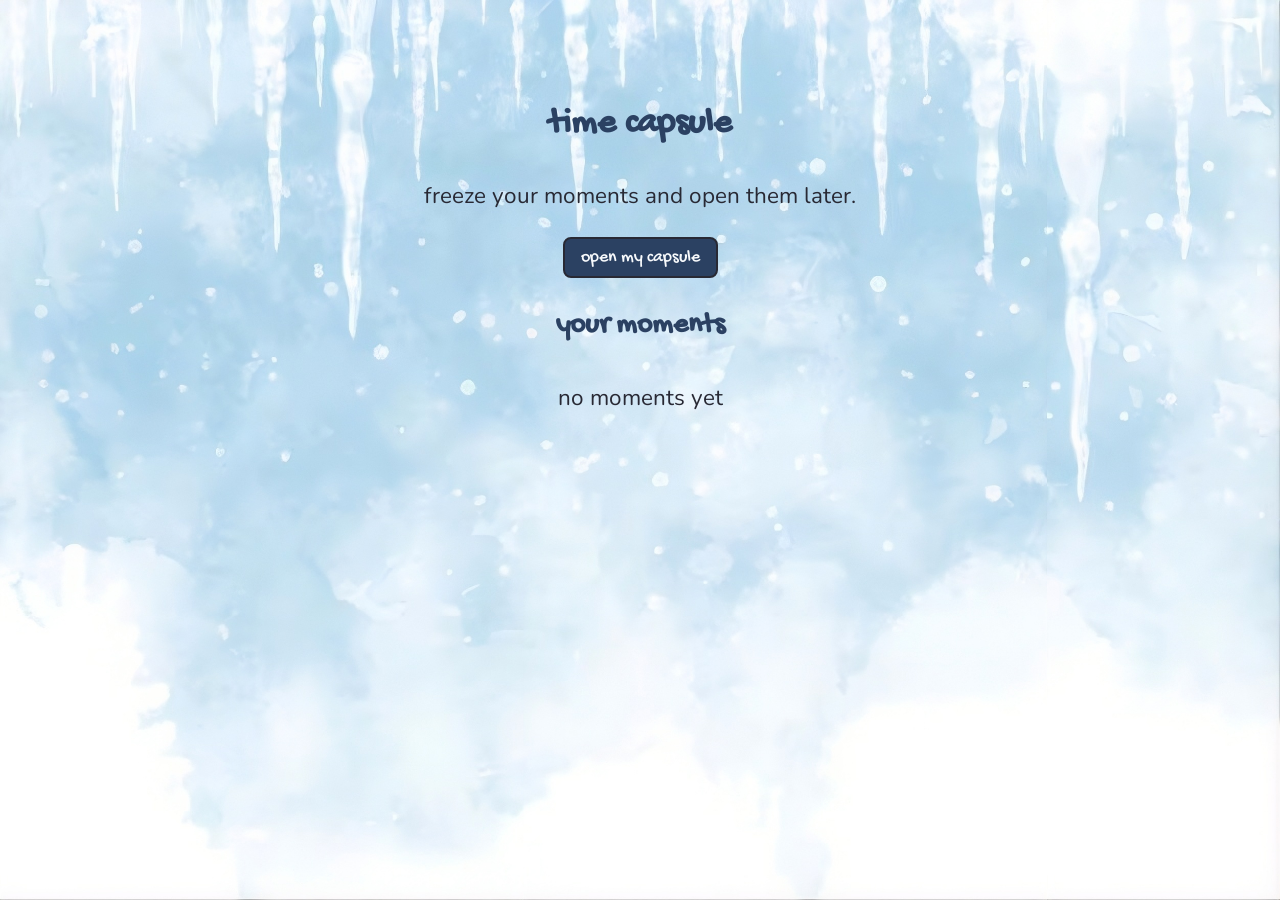
<file: index.html>
<!DOCTYPE html>
<html lang="en">
<head>
  <meta charset="UTF-8">
  <title>time capsule</title>

  <link rel="stylesheet" href="https://fonts.googleapis.com/css2?family=Gochi+Hand&family=Nunito:wght@400;700&display=swap">
  <link rel="stylesheet" href="style.css">

  <style>
    .home { max-width: 600px; margin: 0 auto; padding: 8vh 24px; text-align: center; }
    .home ul { list-style: none; padding: 0; }
    .home li { padding: 6px 0; }
  </style>
</head>
<body id = "homepage">
  <div id="snowContainer" aria-hidden="true"></div>
  <main class="home">
    <h1>time capsule</h1>
    <p>freeze your moments and open them later.</p>

    <button id="open">open my capsule</button>

    <h2>your moments</h2>
    <ul id="moments"></ul>
  </main>

  <script>
    document.getElementById("open").addEventListener("click", function () {
      location.href = "home.html";
    });
    const list = document.getElementById("moments");
    let tabs = [];
    try {
      const saved = JSON.parse(localStorage.getItem("timeCapsule"));
      if (saved && saved.tabs) tabs = saved.tabs;
    } catch (e) {}

    if (!tabs.length) {
      const li = document.createElement("li");
      li.textContent = "no moments yet";
      list.appendChild(li);
    }

    tabs.forEach(function (tab) {
      const n = tab.photos.length;
      let text = tab.name + " · " + n + " photo" + (n === 1 ? "" : "s");
      if (tab.sealedUntil && Date.now() < tab.sealedUntil) {
        text += " · sealed until " + new Date(tab.sealedUntil).toLocaleString();
      }
      const li = document.createElement("li");
      li.textContent = text;
      list.appendChild(li);
    });
  </script>
  <script>
    const snowBox = document.getElementById("snowContainer");
    const flakes = ["❄", "❅", "❆", "•"];
    setInterval(() => {
      const f = document.createElement("div");
      f.className = "snowflake";
      f.textContent = flakes[Math.floor(Math.random() * flakes.length)];
      const dur = 6 + Math.random() * 7;
      f.style.left = Math.random() * 100 + "vw";
      f.style.fontSize = (12 + Math.random() * 14) + "px";
      f.style.opacity = 0.5 + Math.random() * 0.5;
      f.style.animationDuration = dur + "s";
      f.style.setProperty("--sway", ((Math.random() - 0.5) * 60) + "px");
      snowBox.appendChild(f);
      setTimeout(() => f.remove(), dur * 1000);
    }, 350);
  </script>
</body>
</body>
</html>
</file>
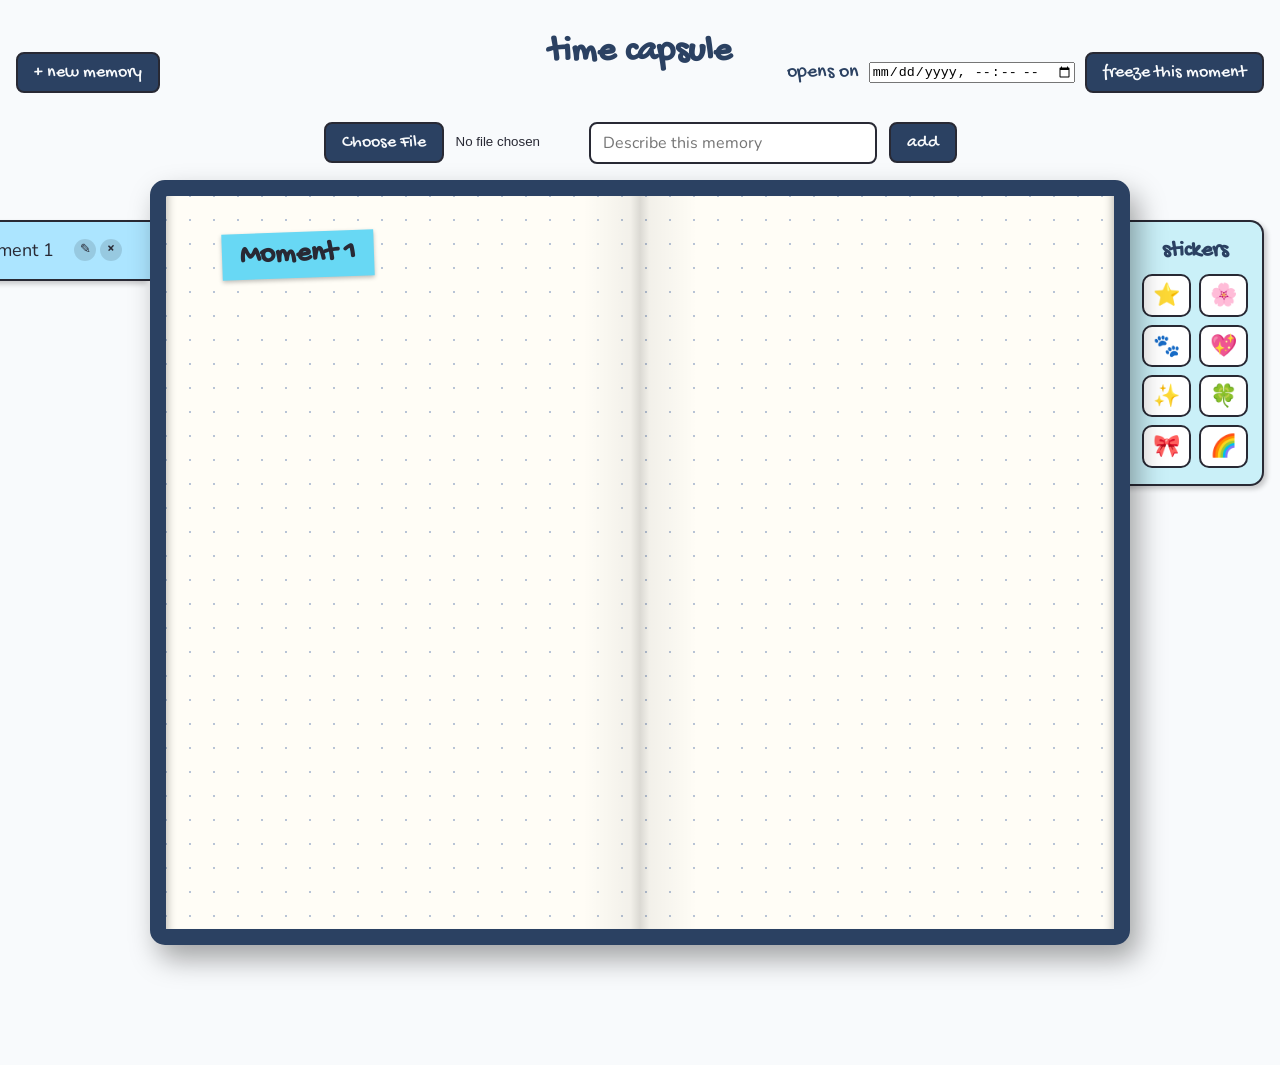
<file: home.html>
<!DOCTYPE html>
<html lang="en">
<head>
  <meta charset="UTF-8">
  <title>time capsule</title>

  <link rel="preconnect" href="https://fonts.googleapis.com">
  <link rel="preconnect" href="https://fonts.gstatic.com" crossorigin>
  <link rel="stylesheet" href="https://fonts.googleapis.com/css2?family=Gochi+Hand&family=Nunito:wght@400;700&display=swap">
  <link rel="stylesheet" href="style.css">
</head>
<body>
  <main class="content">
    <div class="corner corner-left">
      <button id="newTab">+ new memory</button>
    </div>
    <div class="corner corner-right">
      <label for="openDate" class="bar-label">opens on</label>
      <input type="datetime-local" id="openDate">
      <button id="seal">freeze this moment</button>
    </div>

    <h1><a href="index.html">time capsule</a></h1>
    <div class="topbar">
      <div class="bar-center">
        <input type="file" id="photo" accept="image/*" aria-label="Choose a photo">
        <input type="text" id="caption" placeholder="Describe this memory" aria-label="Photo description">
        <button id="add">add</button>
      </div>
    </div>
    <div class="desk">
      <div id="tabList"></div>
      <div id="pages"></div>
      <aside id="stickerBar" aria-label="Stickers">
        <h3>stickers</h3>
        <div class="sticker-grid">
          <button type="button" class="sticker-btn" data-sticker="⭐">⭐</button>
          <button type="button" class="sticker-btn" data-sticker="🌸">🌸</button>
          <button type="button" class="sticker-btn" data-sticker="🐾">🐾</button>
          <button type="button" class="sticker-btn" data-sticker="💖">💖</button>
          <button type="button" class="sticker-btn" data-sticker="✨">✨</button>
          <button type="button" class="sticker-btn" data-sticker="🍀">🍀</button>
          <button type="button" class="sticker-btn" data-sticker="🎀">🎀</button>
          <button type="button" class="sticker-btn" data-sticker="🌈">🌈</button>
        </div>
      </aside>
    </div>
  </main>
  <template id="pageTemplate">
    <h2>Moment</h2>
  </template>
  <script src="script.js"></script>
</body>
</html>
</file>
<file: style.css>
:root {
    --main: #2b4162;
    --secondary: #68d8f4;
    --light: #f8fafc;
    --dark: #282934;

    --heading: 4vh;
    --subheading: 3.25vh;
    --body: 2.5vh;

    --heading-font: "Gochi Hand", cursive;
    --body-font: "Nunito", sans-serif;
    --dot-color: #b8c4d6;
    --dot-size: 1.5px;
    --dot-gap: 24px;
}

body {
    margin: 0;
    padding-bottom: 60px;
    background: var(--light);
    color: var(--dark);
    font-family: var(--body-font);
    font-size: var(--body);
    line-height: 1.6;
}

h1 {
    font-family: var(--heading-font);
    font-size: var(--heading);
    color: var(--main);
    text-align: center;
}
h1 a{
    color: inherit;
    text-decoration: none;
}
h1 a:hover {
    text-decoration: underline;
}

h2 {
    font-family: var(--heading-font);
    font-size: var(--subheading);
    color: var(--main);
}

button,
input[type="file"]::file-selector-button {
    background: var(--main);
    color: var(--light);
    border: 2px solid var(--dark);
    border-radius: 8px;
    padding: 8px 16px;
    font-family: var(--heading-font);
    font-size: 18px;
    cursor: pointer;
}

button:hover,
input[type="file"]::file-selector-button:hover {
    background: var(--secondary);
    color: var(--dark);
}

input[type="file"]::file-selector-button {
    margin-right: 12px;
}

input[type="text"] {
    padding: 8px 12px;
    border: 2px solid var(--dark);
    border-radius: 8px;
    font-family: var(--body-font);
    font-size: 16px;
    width: 260px;
}

.content {
    position: relative;
    padding: 0 16px;
}

.corner {
    position: absolute;
    top: 28px;
    z-index: 5;
    display: flex;
    align-items: center;
    gap: 10px;
}
.corner-left  { left: 16px; }
.corner-right { right: 16px; }

.bar-label {
    font-family: var(--heading-font);
    font-size: 20px;
    color: var(--main);
}

.topbar {
    padding: 16px 24px;
    display: flex;
    gap: 12px;
    align-items: center;
    justify-content: center;
    flex-wrap: wrap;
}

.bar-center {
    display: flex;
    flex-wrap: wrap;
    align-items: center;
    justify-content: center;
    gap: 12px;
}
.desk {
    display: flex;
    justify-content: center;
    align-items: flex-start;
    max-width: 1360px;
    margin: 0 auto;
    padding: 0;
}
#pages {
    flex: 1 1 auto;
    max-width: 1000px;
    min-width: 0;
}
#stickerBar {
    display: flex;
    flex-direction: column;
    align-items: center;
    gap: 10px;
    width: 150px;
    box-sizing: border-box;
    flex-shrink: 0;
    margin-top: 40px;
    margin-left: -16px;
    padding: 16px 14px 16px 28px;
    background: #caf0f8;
    border: 2px solid var(--dark);
    border-left: none;
    border-radius: 0 14px 14px 0;
    box-shadow: 3px 3px 5px rgba(0, 0, 0, 0.2);
    position: relative;
    z-index: 0;
}

#stickerBar h3 {
    margin: 0;
    font-family: var(--heading-font);
    font-size: 22px;
    color: var(--main);
    line-height: 1.2;
}

.sticker-grid {
    display: grid;
    grid-template-columns: repeat(2, 1fr);
    gap: 8px;
    width: 100%;
}

.sticker-btn {
    padding: 6px 0;
    background: white;
    border: 2px solid var(--dark);
    border-radius: 10px;
    font-family: var(--body-font);
    font-size: 22px;
    line-height: 1.2;
    cursor: pointer;
    transition: transform 0.15s;
}

.sticker-btn:hover {
    background: var(--secondary);
    transform: scale(1.08) rotate(4deg);
}
.sticker-item {
    position: absolute;
    display: flex;
    align-items: center;
    justify-content: center;
    width: 72px;
    height: 72px;
    font-size: 54px;
    line-height: 1;
    cursor: grab;
    touch-action: none;
    user-select: none;
    -webkit-user-select: none;
    filter: drop-shadow(0 3px 5px rgba(0, 0, 0, 0.25));
    transition: transform 0.2s;
    animation: polaroidIn 0.4s ease-out backwards;
}

.sticker-item.dragging {
    transition: none;
    cursor: grabbing;
}

.sticker-item.selected {
    outline: 2px dashed var(--secondary);
    outline-offset: 6px;
    border-radius: 8px;
}

.sticker-item.selected .rot-handle     { display: block; }
.sticker-item.selected .polaroid-tools { display: flex; }
@media (max-width: 850px) {
    #tabList    { width: 90px; }
    #stickerBar { width: 95px; padding-left: 20px; }
    .tab        { font-size: 14px; }
    .sticker-btn { font-size: 18px; }
    .page {
        background-image:
            radial-gradient(var(--dot-color) var(--dot-size), transparent var(--dot-size));
        background-size: var(--dot-gap) var(--dot-gap);
        background-position: 12px 12px;
    }
}

#tabList {
    display: flex;
    flex-direction: column;
    align-items: flex-end;
    gap: 10px;
    width: 150px;
    flex-shrink: 0;
    margin-top: 40px;
    margin-right: -16px;
    position: relative;
    z-index: 0;
}

.tab {
    position: relative;
    z-index: 0;
    display: flex;
    align-items: center;
    justify-content: flex-start;
    gap: 4px;
    width: 150px;
    padding: 14px 28px 14px 14px;
    border: 2px solid var(--dark);
    border-right: none;
    border-radius: 14px 0 0 14px;
    box-shadow: -3px 3px 5px rgba(0, 0, 0, 0.2);
    text-align: left;
    font-size: 18px;
    white-space: nowrap;
    overflow: hidden;
    text-overflow: ellipsis;
    color: var(--dark);
    cursor: pointer;
    transition: transform 0.15s;
}
.tab:hover  { transform: translateX(-8px); }
.tab.active { transform: translateX(-16px); }

.tab:nth-child(4n+1) { background: #ace5ff; }
.tab:nth-child(4n+2) { background: #caf0f8; }
.tab:nth-child(4n+3) { background: #90e0ef; }
.tab:nth-child(4n+4) { background: #4faddf; }

.tab-label {
    flex: 1;
    min-width: 0;
    overflow: hidden;
    text-overflow: ellipsis;
    white-space: nowrap;
}

.tab-lock {
    margin-right: 4px;
    font-size: 14px;
}

.tab-edit,
.tab-delete {
    flex-shrink: 0;
    width: 22px;
    height: 22px;
    padding: 0;
    line-height: 1;
    border: none;
    border-radius: 50%;
    background: rgba(0, 0, 0, 0.12);
    color: var(--dark);
    opacity: 0;
    transition: opacity 0.15s;
}
.tab-edit   { font-size: 13px; }
.tab-delete { font-size: 16px; }

.tab:hover .tab-edit,
.tab:hover .tab-delete,
.tab.active .tab-edit,
.tab.active .tab-delete {
    opacity: 1;
}

.tab-edit:hover   { background: var(--secondary); }
.tab-delete:hover { background: #e5534b; color: white; }
.page {
    display: none;
    position: relative;
    z-index: 1;
    box-sizing: border-box;
    max-width: 1000px;
    height: max(760px, 85vh);
    overflow: hidden;
    margin: 0 0 60px;
    padding: 36px 56px 48px;

    border: 16px solid var(--main);
    border-radius: 15px;

    background-color: #fffdf6;
    background-image:
        linear-gradient(
            to right,
            transparent 44%,
            rgba(0, 0, 0, 0.05) 49%,
            rgba(0, 0, 0, 0.14) 50%,
            rgba(0, 0, 0, 0.05) 51%,
            transparent 56%
        ),
        radial-gradient(var(--dot-color) var(--dot-size), transparent var(--dot-size));
    background-size: 100% 100%, var(--dot-gap) var(--dot-gap);
    background-position: 0 0, 12px 12px;

    box-shadow:
        inset 10px 0 8px -8px rgba(0, 0, 0, 0.25),
        inset -10px 0 8px -8px rgba(0, 0, 0, 0.25),
        8px 14px 28px rgba(0, 0, 0, 0.35);
}

.page.active {
    display: block;
}
.page h2 {
    display: inline-block;
    margin: 0 0 8px;
    padding: 4px 18px;
    background: var(--secondary);
    color: var(--dark);
    line-height: 1.3;
    text-align: left;
    transform: rotate(-2deg);
    box-shadow: 0 2px 4px rgba(0, 0, 0, 0.25);
}

.board {
    position: absolute;
    inset: 0;
    z-index: 0;
}

.polaroid {
    position: absolute;
    display: block;
    width: 220px;
    margin: 0;
    padding: 12px 12px 40px;
    background: white;
    box-shadow: 0 4px 10px rgba(0, 0, 0, 0.3);
    text-align: center;
    cursor: grab;
    touch-action: none;
    user-select: none;
    -webkit-user-select: none;
    transition: transform 0.2s;
    animation: polaroidIn 0.6s ease-out backwards;
    animation-delay: calc(var(--i, 0) * 0.1s);
}

.polaroid:hover {
    box-shadow: 0 8px 18px rgba(0, 0, 0, 0.35);
}

.polaroid.dragging {
    transition: none;
    cursor: grabbing;
}

.polaroid.selected {
    outline: 2px dashed var(--secondary);
    outline-offset: 6px;
}

.polaroid::before {
    content: "";
    position: absolute;
    top: -12px;
    left: 50%;
    width: 70px;
    height: 24px;
    transform: translateX(-50%) rotate(-4deg);
    background: rgba(104, 216, 244, 0.55);
}

.polaroid img {
    width: 100%;
    height: 200px;
    object-fit: cover;
    -webkit-user-drag: none;
}

.polaroid p {
    margin: 8px 0 0;
    font-family: var(--heading-font);
    font-size: 22px;
    line-height: 1.3;
}

.polaroid .caption-input {
    display: block;
    box-sizing: border-box;
    width: 100%;
    margin: 8px 0 0;
    padding: 2px 6px;
    border: 2px dashed var(--main);
    border-radius: 6px;
    background: #fffdf6;
    font-family: var(--heading-font);
    font-size: 22px;
    line-height: 1.3;
    text-align: center;
    color: var(--dark);
    user-select: text;
    -webkit-user-select: text;
}
.polaroid .caption-input:focus {
    outline: none;
    border-style: solid;
    border-color: var(--secondary);
}

.rot-handle {
    display: none;
    position: absolute;
    z-index: 3;
    width: 18px;
    height: 18px;
    box-sizing: border-box;
    border: 2px solid var(--main);
    border-radius: 50%;
    background: white;
    cursor: grab;
    touch-action: none;
    transform: translate(-50%, -50%) scale(calc(1 / var(--s, 1)));
}
.rot-handle:hover { background: var(--secondary); }
.rot-handle.tl { left: 0;    top: 0; }
.rot-handle.tr { left: 100%; top: 0; }
.rot-handle.bl { left: 0;    top: 100%; }
.rot-handle.br { left: 100%; top: 100%; }

.polaroid-tools {
    display: none;
    position: absolute;
    top: 100%;
    left: 50%;
    z-index: 3;
    gap: 8px;
    margin-top: 16px;
    transform: translateX(-50%) scale(calc(1 / var(--s, 1)));
    transform-origin: top center;
}
.polaroid-tools button {
    width: 32px;
    height: 32px;
    padding: 0;
    display: flex;
    align-items: center;
    justify-content: center;
    border-radius: 50%;
    font-family: var(--body-font);
    font-size: 20px;
    line-height: 1;
}

.polaroid.selected .rot-handle  { display: block; }
.polaroid.selected .polaroid-tools { display: flex; }

.photo-menu {
    position: fixed;
    z-index: 1000;
    display: flex;
    flex-direction: column;
    min-width: 150px;
    padding: 4px;
    background: white;
    border: 2px solid var(--dark);
    border-radius: 10px;
    box-shadow: 4px 4px 0 rgba(40, 41, 52, 0.2);
}
.photo-menu button {
    padding: 8px 12px;
    border: none;
    border-radius: 6px;
    background: transparent;
    color: var(--dark);
    font-size: 18px;
    text-align: left;
}
.photo-menu button:hover {
    background: var(--secondary);
    color: var(--dark);
}
.photo-menu button.danger:hover {
    background: #e5534b;
    color: white;
}

.page-lock {
    position: absolute;
    inset: 0;
    z-index: 100000;
    display: flex;
    align-items: center;
    justify-content: center;
    background: linear-gradient(160deg, rgba(235, 246, 254, 0.97), rgba(219, 235, 250, 0.97));
    backdrop-filter: blur(8px);
    -webkit-backdrop-filter: blur(8px);
}

.lock-card {
    padding: 24px 32px;
    background: white;
    border: 3px solid var(--main);
    border-radius: 24px;
    box-shadow: 0 8px 24px rgba(43, 65, 98, 0.2);
    text-align: center;
}

.page .lock-card h2 {
    display: block;
    margin: 0 0 8px;
    padding: 0;
    background: none;
    box-shadow: none;
    transform: none;
    text-align: left;
}

.lock-card p {
    margin: 6px 0;
    font-size: 18px;
    line-height: 1.5;
}

.lock-card .countdown {
    margin-top: 12px;
    font-family: var(--heading-font);
    font-size: 30px;
    color: var(--main);
}

.lock-card button {
    margin-top: 12px;
}
.flip-wrap {
    contain: layout paint;
}

@keyframes polaroidIn {
    from { opacity: 0; translate: 0 20px; }
    to   { opacity: 1; translate: 0 0; }
}

@media (max-width: 700px) {
    #tabList { width: 90px; }
    .tab     { font-size: 14px; }
    .page {
        background-image:
            radial-gradient(var(--dot-color) var(--dot-size), transparent var(--dot-size));
        background-size: var(--dot-gap) var(--dot-gap);
        background-position: 12px 12px;
    }
}

#homepage {
    min-height: 100vh;
    box-sizing: border-box;
    background-image: url(icicle.jpeg);
    background-size: 100% 100%;
    background-position: top center;
    background-repeat: no-repeat;
    background-attachment: fixed;
    background-color: #F8FAFC;
}
#snowContainer {
    position: fixed;
    inset: 0;
    pointer-events: none;
    z-index: 9999;
    overflow: hidden;
}

.snowflake {
    position: absolute;
    top: -30px;
    color: #e6f5f8;
    -webkit-text-stroke: 0.1px #cfe1fa;
    user-select: none;
    animation: snowfall linear forwards;
}

@keyframes snowfall {
    0% {
        transform: translateY(0) translateX(0) rotate(0deg);
    }
    50% {
        transform: translateY(50vh) translateX(var(--sway, 20px)) rotate(180deg);
    }
    100% {
        transform: translateY(105vh) translateX(0) rotate(360deg);
    }
}
</file>
